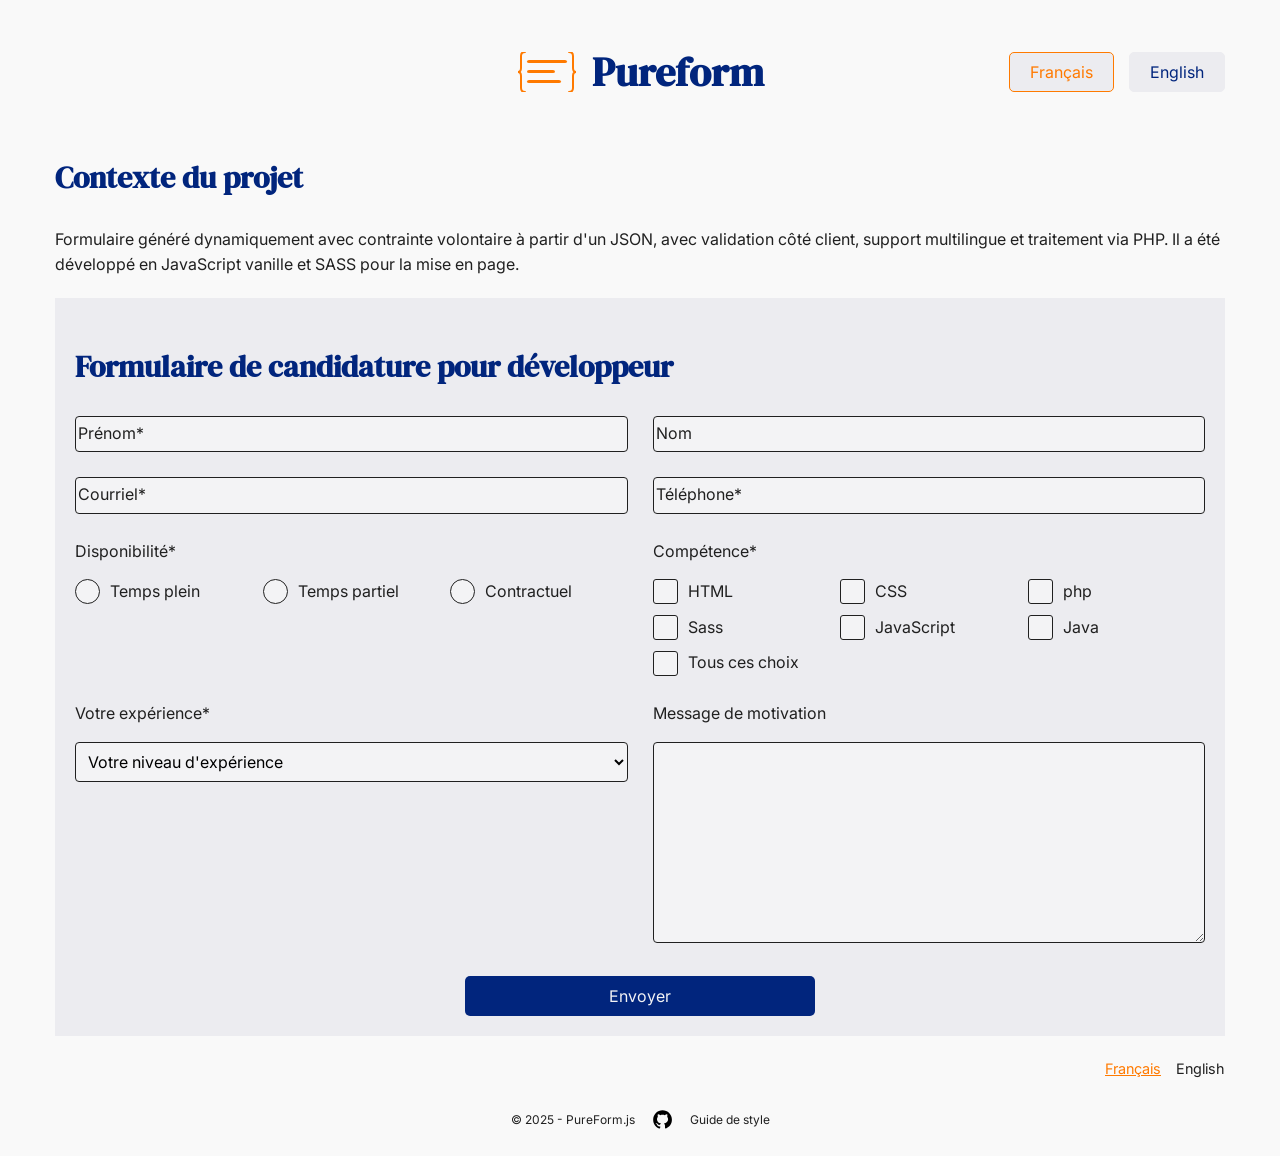
<file: index.html>
<!DOCTYPE html>
<html>
<head>
    <meta charset="UTF-8">
    <meta name="viewport" content="width=device-width, initial-scale=1.0">
    <title>pureForm</title>
    <link rel="stylesheet" href="css/stylesheet.min.css">
</head>
<body>
    <div class="container__principal">
        <header>
            <div class="layout header">

                <svg width="60" height="40" viewBox="0 0 60 40" xmlns="http://www.w3.org/2000/svg" class="logo">
                    <path d="M8 0 Q4 0 4 4 L4 16 Q4 20 1 20 Q4 20 4 24 L4 36 Q4 40 8 40" fill="none" stroke="#ff7a00" stroke-width="2" stroke-linecap="round"/>
                    <path d="M52 0 Q56 0 56 4 L56 16 Q56 20 59 20 Q56 20 56 24 L56 36 Q56 40 52 40" fill="none" stroke="#ff7a00" stroke-width="2" stroke-linecap="round"/>
                    <rect x="10" y="8" width="40" height="3" rx="2" fill="#ff7a00"/>
                    <rect x="10" y="18" width="28" height="3" rx="2" fill="#ff7a00"/>
                    <rect x="10" y="28" width="34" height="3" rx="2" fill="#ff7a00"/>
                </svg>

                <div class="header__container">
                    <h1>Pureform</h1>
                </div>

                <div class="liste__language">
                    <button class="btn__language language" data-lang="fr">Français</button>
                    <button class="btn__language language" data-lang="en">English</button>
                </div>
              
            </div>
        </header>
        <main>

            <div id="introText"></div>
            
            <noscript>
                <div>
                    <p class="message warning">Veuillez activer javascript de votre navigateur pour utiliser le formulaire.</p>
                    <p class="message warning">Please enable JavaScript in your browser to use the form.</p>
                </div>
            </noscript>

             <div class="divForm container__secondary" id="divForm"></div>
        </main>
        <footer>
            <ul>
                <li><a href="javascript:void(0)" class=" btn__footer language" data-lang="fr">Français</a></li>
                <li><a href="javascript:void(0)" class=" btn__footer language" data-lang="en">English</a></li>
            </ul>
            <div class="footer__bottom">
                <p>© 2025 - PureForm.js</p>
                <a href="https://github.com/stephaneLc/PureForm.js" target="_blank" class="link__github">
                    <svg width="128" height="128" viewBox="0 0 128 128" fill="none" xmlns="http://www.w3.org/2000/svg">
                        <path d="M56.7937 84.9688C44.4187 83.4688 35.7 74.5625 35.7 63.0313C35.7 58.3438 37.3875 53.2813 40.2 49.9063C38.9812 46.8125 39.1687 40.25 40.575 37.5313C44.325 37.0625 49.3875 39.0313 52.3875 41.75C55.95 40.625 59.7 40.0625 64.2937 40.0625C68.8875 40.0625 72.6375 40.625 76.0125 41.6563C78.9187 39.0313 84.075 37.0625 87.825 37.5313C89.1375 40.0625 89.325 46.625 88.1062 49.8125C91.1062 53.375 92.7 58.1563 92.7 63.0313C92.7 74.5625 83.9812 83.2813 71.4187 84.875C74.6062 86.9375 76.7625 91.4375 76.7625 96.5938L76.7625 106.344C76.7625 109.156 79.1062 110.75 81.9187 109.625C98.8875 103.156 112.2 86.1875 112.2 65.1875C112.2 38.6563 90.6375 17 64.1062 17C37.575 17 16.2 38.6562 16.2 65.1875C16.2 86 29.4187 103.25 47.2312 109.719C49.7625 110.656 52.2 108.969 52.2 106.438L52.2 98.9375C50.8875 99.5 49.2 99.875 47.7 99.875C41.5125 99.875 37.8562 96.5 35.2312 90.2188C34.2 87.6875 33.075 86.1875 30.9187 85.9063C29.7937 85.8125 29.4187 85.3438 29.4187 84.7813C29.4187 83.6563 31.2937 82.8125 33.1687 82.8125C35.8875 82.8125 38.2312 84.5 40.6687 87.9688C42.5437 90.6875 44.5125 91.9063 46.8562 91.9063C49.2 91.9063 50.7 91.0625 52.8562 88.9063C54.45 87.3125 55.6687 85.9063 56.7937 84.9688Z" fill="black"/>
                    </svg>
                </a>
                <a href="javascript:void(0)" id="guideStyle"></a>
            </div>
        </footer>
    </div>
    <script src="js/main.js"></script>
</body>
</html>
</file>
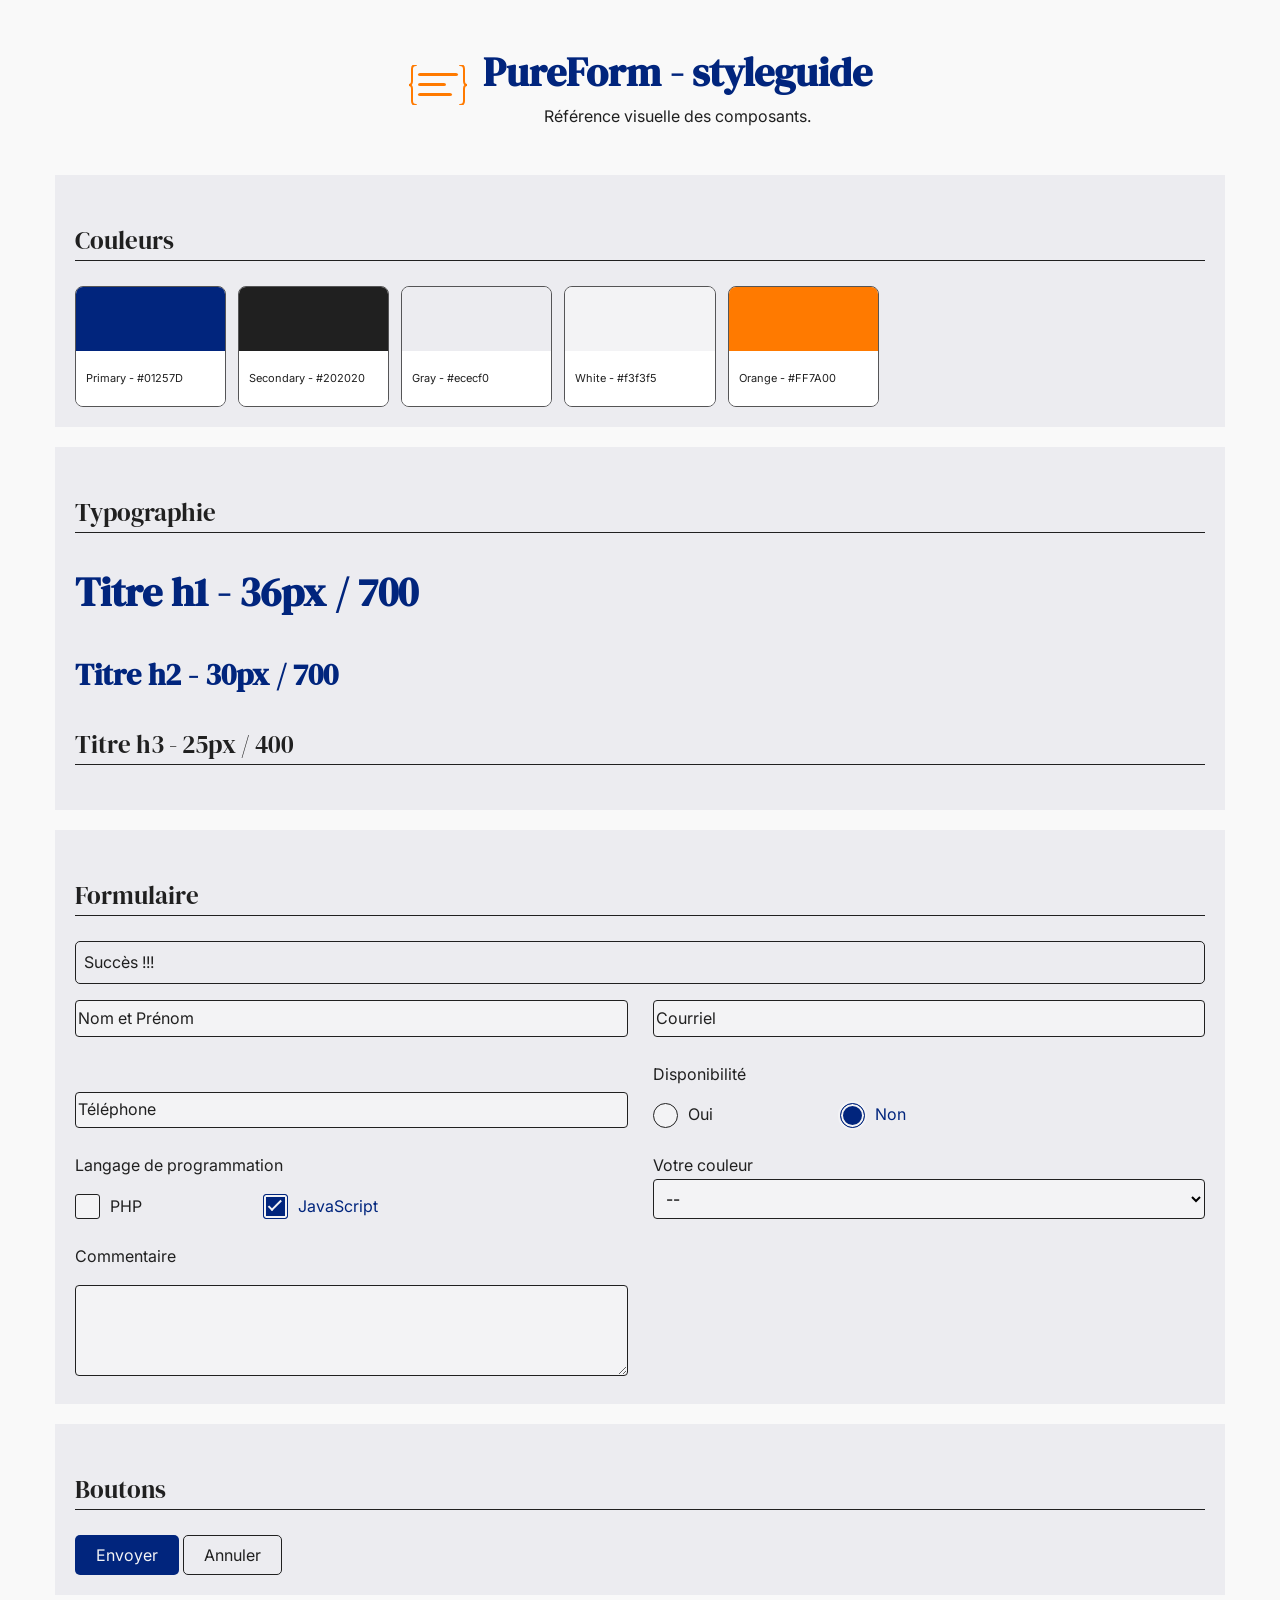
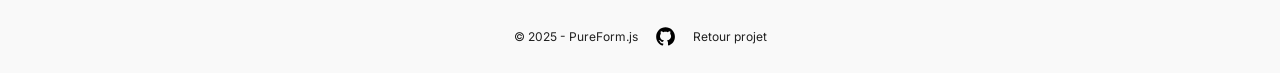
<file: styleguide.html>
<!DOCTYPE html>
<html lang="fr">
<head>
    <meta charset="UTF-8">
    <meta name="viewport" content="width=device-width, initial-scale=1.0">
    <title>pureForm - styleguide</title>
    <link rel="stylesheet" href="css/stylesheet.min.css">
</head>
<body>
    <div class="container__principal">
        <header>
            <div class="layout header">

                <svg width="60" height="40" viewBox="0 0 60 40" xmlns="http://www.w3.org/2000/svg" class="logo">
                    <path d="M8 0 Q4 0 4 4 L4 16 Q4 20 1 20 Q4 20 4 24 L4 36 Q4 40 8 40" fill="none" stroke="#ff7a00" stroke-width="2" stroke-linecap="round"/>
                    <path d="M52 0 Q56 0 56 4 L56 16 Q56 20 59 20 Q56 20 56 24 L56 36 Q56 40 52 40" fill="none" stroke="#ff7a00" stroke-width="2" stroke-linecap="round"/>
                    <rect x="10" y="8" width="40" height="3" rx="2" fill="#ff7a00"/>
                    <rect x="10" y="18" width="28" height="3" rx="2" fill="#ff7a00"/>
                    <rect x="10" y="28" width="34" height="3" rx="2" fill="#ff7a00"/>
                </svg>

                <div class="header__container">
                    <h1>PureForm - styleguide</h1>
                    <p>Référence visuelle des composants.</p>
                </div>
            </div>
        </header>

        <main>
            <section class="container__secondary">
                <h3>Couleurs</h3>
                <div class="layout section__color">

                    <div class="container">
                        <div class="container__color primary"></div>
                        <div class="info"><p>Primary - #01257D</p></div>
                    </div>
                    <div class="container">
                        <div class="container__color secondary"></div>
                        <div class="info"><p>Secondary - #202020</p></div>
                    </div>
                    <div class="container">
                        <div class="container__color gray"></div>
                        <div class="info"><p>Gray - #ececf0</p></div>
                    </div>
                    <div class="container">
                        <div class="container__color white"></div>
                        <div class="info"><p>White - #f3f3f5</p></div>
                    </div>
                    <div class="container">
                        <div class="container__color orange"></div>
                        <div class="info"><p>Orange - #FF7A00</p></div>
                    </div>

                </div>
            </section>
            

            <section class="container__secondary">
                <h3>Typographie</h3>
                <div class="layout">
                    <h1>Titre h1 - 36px / 700</h1>
                    <h2>Titre h2 - 30px / 700</h2>
                    <h3>Titre h3 - 25px / 400</h3>
                </div>
            </section>

            <section class="container__secondary">
                <h3>Formulaire</h3>

                <div class="layout">
                    <div>
                        <p class="message success">Succès !!!</p>
                        <p class="message error">Une erreur est survenue</p>
                    </div>
                </div>
                <div class="layout">
                    <form action="" method="post" class="form">

                        <div class="form__field">
                            <input type="text" name="fullName" id="fullName">
                            <label for="fullName">Nom et Prénom</label>
                        </div>

                        <div class="form__field">
                            <input type="email" name="email" id="email">
                            <label for="email">Courriel</label>
                        </div>

                        <div class="form__field">
                            <input type="text" name="phone" id="phone">
                            <label for="phone">Téléphone</label>
                        </div>


                        <fieldset>
                            <legend>Disponibilité</legend>
                            <label>
                                <input type="radio" name="availability" value="yes">
                                Oui
                            </label>
                            <label>
                                <input type="radio" name="availability" value="no" checked>
                                Non
                            </label>
                        </fieldset>

                        <fieldset>
                            <legend>Langage de programmation</legend>
                            <label>
                                <input type="checkbox" name="availability" value="php">
                                PHP
                            </label>
                            <label>
                                <input type="checkbox" name="availability" value="javascript" checked>
                                JavaScript
                            </label>
                        </fieldset>

                        <div class="">
                            <label for="chooseColor">Votre couleur</label>
                            <select name="color" id="chooseColor">
                                <option value="">--</option>
                                <option value="orange">orange</option>
                                <option value="orange">green</option>
                            </select>
                        </div> 

                        <div class="form__textarea">
                            <label for="">Commentaire</label>
                            <textarea name="commentaire" id="" rows="4" cols="50"></textarea>
                        </div>
                    
                    </form>
                </div>
            </section>

            <section class="container__secondary">
                <h3>Boutons</h3>
                <div class="layout">
                    <button type="submit" class="btn__primary">Envoyer</button>
                    <button type="submit" class="btn__secondary">Annuler</button>
                </div>
            </section>
        </main>

        <footer>
            <div class="footer__bottom">
                <p>© 2025 - PureForm.js</p>
                <a href="https://github.com/stephaneLc/PureForm.js" target="_blank" class="link__github">
                    <svg width="128" height="128" viewBox="0 0 128 128" fill="none" xmlns="http://www.w3.org/2000/svg">
                        <path d="M56.7937 84.9688C44.4187 83.4688 35.7 74.5625 35.7 63.0313C35.7 58.3438 37.3875 53.2813 40.2 49.9063C38.9812 46.8125 39.1687 40.25 40.575 37.5313C44.325 37.0625 49.3875 39.0313 52.3875 41.75C55.95 40.625 59.7 40.0625 64.2937 40.0625C68.8875 40.0625 72.6375 40.625 76.0125 41.6563C78.9187 39.0313 84.075 37.0625 87.825 37.5313C89.1375 40.0625 89.325 46.625 88.1062 49.8125C91.1062 53.375 92.7 58.1563 92.7 63.0313C92.7 74.5625 83.9812 83.2813 71.4187 84.875C74.6062 86.9375 76.7625 91.4375 76.7625 96.5938L76.7625 106.344C76.7625 109.156 79.1062 110.75 81.9187 109.625C98.8875 103.156 112.2 86.1875 112.2 65.1875C112.2 38.6563 90.6375 17 64.1062 17C37.575 17 16.2 38.6562 16.2 65.1875C16.2 86 29.4187 103.25 47.2312 109.719C49.7625 110.656 52.2 108.969 52.2 106.438L52.2 98.9375C50.8875 99.5 49.2 99.875 47.7 99.875C41.5125 99.875 37.8562 96.5 35.2312 90.2188C34.2 87.6875 33.075 86.1875 30.9187 85.9063C29.7937 85.8125 29.4187 85.3438 29.4187 84.7813C29.4187 83.6563 31.2937 82.8125 33.1687 82.8125C35.8875 82.8125 38.2312 84.5 40.6687 87.9688C42.5437 90.6875 44.5125 91.9063 46.8562 91.9063C49.2 91.9063 50.7 91.0625 52.8562 88.9063C54.45 87.3125 55.6687 85.9063 56.7937 84.9688Z" fill="black"/>
                    </svg>
                </a>
                <a href="index.html">Retour projet</a>
            </div>
        </footer>
    </div>
    <script src="js/main.js"></script>
</body>
</html>
</file>
<file: css/stylesheet.min.css>
@import"https://fonts.googleapis.com/css2?family=DM+Serif+Display:ital@0;1&family=Inter:opsz,wght@14..32,100..900&display=swap";/*! 
https://serp.co/tools/css-reset/
<link rel="stylesheet" href="https://css.serp.co/css-reset/normalize.css/">
*/html{line-height:1.15;-webkit-text-size-adjust:100%}body{margin:0}main{display:block}h1{font-size:2em;margin:.67em 0}hr{box-sizing:content-box;height:0;overflow:visible}pre{font-family:monospace,monospace;font-size:1em}a{background-color:rgba(0,0,0,0)}abbr[title]{border-bottom:none;text-decoration:underline;-webkit-text-decoration:underline dotted;text-decoration:underline dotted}b,strong{font-weight:bolder}code,kbd,samp{font-family:monospace,monospace;font-size:1em}small{font-size:80%}sub,sup{font-size:75%;line-height:0;position:relative;vertical-align:baseline}sub{bottom:-0.25em}sup{top:-0.5em}img{border-style:none}button,input,optgroup,select,textarea{font-family:inherit;font-size:100%;line-height:1.15;margin:0}button,input{overflow:visible}button,select{text-transform:none}button,[type=button],[type=reset],[type=submit]{-webkit-appearance:button}button::-moz-focus-inner,[type=button]::-moz-focus-inner,[type=reset]::-moz-focus-inner,[type=submit]::-moz-focus-inner{border-style:none;padding:0}button:-moz-focusring,[type=button]:-moz-focusring,[type=reset]:-moz-focusring,[type=submit]:-moz-focusring{outline:1px dotted ButtonText}fieldset{padding:.35em .75em .625em}legend{box-sizing:border-box;color:inherit;display:table;max-width:100%;padding:0;white-space:normal}progress{vertical-align:baseline}textarea{overflow:auto}[type=checkbox],[type=radio]{box-sizing:border-box;padding:0}[type=number]::-webkit-inner-spin-button,[type=number]::-webkit-outer-spin-button{height:auto}[type=search]{-webkit-appearance:textfield;outline-offset:-2px}[type=search]::-webkit-search-decoration{-webkit-appearance:none}::-webkit-file-upload-button{-webkit-appearance:button;font:inherit}details{display:block}summary{display:list-item}template{display:none}[hidden]{display:none}:root{--color-primary: #01257D;--color-secondary: #202020;--color-white: #f3f3f5;--color-gray: #ececf0;--color-orange: #FF7A00;--color-title: var(--color-primary);--color-title-regular: var(--color-secondary);--size-title-xxl: clamp(2.5rem, 3vw, 2.25rem);--size-tile-large: clamp(1.25rem, 2.5vw, 1.875rem);--size-tile-regular: clamp(1rem, 2vw, 1.5625rem);--main-text-color: var(--color-secondary);--main-font-size: 1em;--main-line-height: 1.6;--main-background-color: #f9f9f9;--sec-container-bck-color: var(--color-gray);--btn-backgrond-color: var(--color-primary);--btn-backgrond-color-hover:var(--color-orange);--btn-text-color: var(--color-white);--btn-radius: 5px;--btn-border: 1px solid #202020;--btn-second-backgrond-color: var(--color-gray);--btn-second-backgrond-color-hover: var(--color-secondary);--btn-second-text-color-hover: var(--color-white);--btn-second-text-color: var(--color-secondary);--btn-language-background-color: var(--color-gray);--btn-language-border-color: var(--color-gray);--btn-language-color: var(--color-primary);--btn-language-background-color-hover: var(--color-gray);--btn-language-border-color-hover: var(--color-orange);--btn-language-color-hover: var(--color-orange);--btn-language-background-color-active: var(--color-gray);--btn-language-border-color-active: var(--color-orange);--btn-language-color-active: var(--color-orange);--field-base-bck-color: var(--color-white);--field-base-border-size: 1px;--field-base-border-color: var(--color-secondary);--field-base-focus-visible-size: 1px;--field-base-focus-visible-color: var(--color-primary);--field-base-active-color: var(--color-primary);--field-base-border-size-focus: 1px;--field-base-border-color-focus: var(--color-primary);--select-border-size-focus: 2px;--select-border-color-focus: var(--color-primary);--select-border-color-option-selected: var(--color-primary);--input-radio-size:25px;--input-radio-border-radius: 50%;--input-label-radio-txt-color: var(--color-primary);--input-label-radio-txt-bold: 400;--input-radio-border-color-hover: var(--color-primary);--input-radio-border-color: var(--color-secondary);--input-radio-border-size: 1px;--input-radio-checked-bck-color: var(--color-primary);--input-radio-checked-border-color:var(--color-primary);--input-radio-checked-border-size: 1px;--input-checkbox-size: 25px;--input-checkbox-border-color: var(--color-secondary);--input-checkbox-border-size: 1px;--input-checkbox-checked-bck-color: var(--color-primary);--input-checkbox-checked-border-color:var(--color-primary);--input-checkbox-checked-border-size: 1px;--input-check-hook-border-size: 2px;--input-check-hook-border-color: var(--color-white);--input-checkbox-border-color-hover:var(--color-primary);--input-label-checkbox-txt-color: var(--color-primary);--input-label-checkbox-txt-bold: 400;--link-base-color: var(--color-secondary);--link-base-color-hover: var(--color-primary)}h3,h2,h1{font-family:"DM Serif Display",serif;font-weight:700;color:var(--color-title)}h1{font-size:var(--size-title-xxl)}h2{font-size:var(--size-tile-large)}h3{font-size:var(--size-tile-regular);font-weight:1.6;color:var(--color-title-regular)}a{text-decoration:none;color:var(--link-base-color)}a:hover{color:var(--link-base-color-hover)}header .header{display:flex;align-items:center;flex-direction:column;justify-content:center;gap:15px;padding:25px 0;position:relative}@media(min-width: 480px){header .header{flex-direction:row}}header .header .logo{width:100%;min-width:60px;max-width:60px}header .header__container h1{text-align:center;font-size:clamp(2.5rem,3vw,3.25rem);margin:0;padding:0}header .header__container p{text-align:center;margin:0;padding:0}@media(min-width: 768px){header .header .liste__language{position:absolute;right:0;display:flex;gap:15px}}body{font-family:"Inter",sans-serif;font-size:var(--main-font-size);line-height:var(--main-line-height);color:var(--main-text-color);background-color:var(--main-background-color)}.container__principal{max-width:1200px;margin:0 auto;padding:15px}.container__secondary{background-color:var(--sec-container-bck-color);padding:20px;margin:20px 0}footer p{text-align:center;font-size:12px}footer ul{display:flex;flex-direction:row;justify-content:end;gap:15px;list-style:none}footer ul a{text-decoration:none;font-size:.9em}footer ul a.active{color:#ff7a00;text-decoration:underline}footer .footer__bottom{display:flex;align-items:center;justify-content:center;gap:15px}footer .footer__bottom .link__github{display:flex;align-self:center}footer .footer__bottom .link__github svg{width:25px;height:25px}footer .footer__bottom a{font-size:12px}*,*::before,*::after{box-sizing:border-box}.form{display:grid;grid-template-columns:1fr;align-items:start;gap:25px}@media(min-width: 768px){.form{grid-template-columns:1fr 1fr}}.form__group{margin-top:auto;display:flex;flex-direction:column;align-items:end;width:100%;height:100%;margin-bottom:0}.form__group:has(fieldset){display:block;height:100%}.form__field{position:relative;width:100%;margin-top:auto}.form__field label{position:absolute;left:3px;top:50%;transform:translateY(-50%);transition:all .2s ease}.form__field input:focus+label,.form__field input+label.active{font-size:13px;top:0;left:8px;transform:translateY(-50%);background:linear-gradient(to bottom, #ececf0 50%, #f3f3f5 50%)}.form__field input:has(+label.active){border-color:var(--field-base-active-color)}.form__textarea,.form__select{height:100%}.form__textarea label,.form__select label{display:block;margin-bottom:15px}.form input,.form select,.form textarea{background-color:var(--field-base-bck-color);width:100%;border-radius:4px;border:var(--field-base-border-size) solid var(--field-base-border-color);padding:8px}.form input:focus,.form select:focus,.form textarea:focus{border:var(--field-base-border-size-focus) solid var(--field-base-border-color-focus);outline:none}.form input:focus-visible,.form select:focus-visible,.form textarea:focus-visible{outline:var(--field-base-focus-visible-size) solid var(--field-base-focus-visible-color)}.form input[type=radio]{-webkit-appearance:none;-moz-appearance:none;appearance:none;width:var(--input-radio-size);height:var(--input-radio-size);border:var(--input-radio-border-size) solid var(--input-radio-border-color);border-radius:var(--input-radio-border-radius);outline:none;transition:.3s;cursor:pointer}.form input[type=radio]:focus{border:var(--input-radio-border-size) solid var(--input-radio-border-color);outline:none}.form input[type=radio]:checked{background-color:var(--input-radio-checked-bck-color);box-shadow:0 0 0 2px #f3f3f5,inset 0 0 0 2px #f3f3f5;border:var(--input-radio-border-size) solid var(--input-radio-checked-border-color)}.form input[type=radio]:hover{border-color:var(--input-radio-border-color-hover)}.form label:has(input[type=radio]):has(input[type=radio]:checked){color:var(--input-label-radio-txt-color);font-weight:var(--input-label-radio-txt-bold)}.form input[type=checkbox]{-webkit-appearance:none;-moz-appearance:none;appearance:none;width:var(--input-checkbox-size);height:var(--input-checkbox-size);border:var(--input-checkbox-border-size) solid var(--input-checkbox-border-color);border-radius:3px;transition:.3s;cursor:pointer}.form input[type=checkbox]:checked{background-color:var(--input-checkbox-checked-bck-color);box-shadow:inset 0 0 0 2px #f3f3f5;border:var(--input-checkbox-checked-border-size) solid var(--input-checkbox-checked-border-color)}.form input[type=checkbox]:hover{border-color:var(--input-checkbox-border-color-hover)}.form label:has(input[type=checkbox]){position:relative;-webkit-user-select:none;-moz-user-select:none;user-select:none}.form label:has(input[type=checkbox]):has(input[type=checkbox]:checked){color:var(--input-label-checkbox-txt-color);font-weight:var(--input-label-checkbox-txt-bold)}.form label:has(input[type=checkbox]):has(input[type=checkbox]:checked)::after{content:"";display:inline-block;width:calc(var(--input-checkbox-size)*.25);height:calc(var(--input-checkbox-size)*.55);border:var(--input-check-hook-border-size) solid var(--input-check-hook-border-color);border-top:none;border-left:none;transform:rotate(45deg);vertical-align:middle;position:absolute;left:calc(var(--input-checkbox-size)/2);top:calc(var(--input-checkbox-size)/2 - 2px);transform:translate(-50%, -50%) rotate(45deg);z-index:1}.form select:focus{border:var(--select-border-size-focus) solid var(--select-border-color-focus);outline:none}.form select.active{border-color:var(--select-border-color-option-selected)}.form fieldset{margin:0;padding:0;border:none;display:grid;grid-template-columns:repeat(auto-fill, minmax(150px, 1fr));justify-items:start;gap:10px}.form fieldset legend{grid-column:1/-1;padding:0;margin-bottom:15px}.form fieldset label{display:flex;align-items:center;gap:10px}.form .btn__primary{display:block;max-width:350px;width:100%;margin:0 auto}@media(min-width: 768px){.form .btn__primary{grid-column:span 2}}.message{border-radius:5px;padding:8px;border-width:1px;border-style:solid}.message.succes{color:#00c853;background-color:rgba(0,200,83,.05);border-color:#00c853}.message.error{color:#ff2d00;background-color:rgba(255,45,0,.05);border-color:#ff2d00;width:100%;display:none}.message.error.generic{display:block;text-align:center}.message.warning{color:#ffb800;background-color:rgba(255,184,0,.05);border-color:#ffb800}.resultat{border:1px solid #000;padding:15px;margin-bottom:15px;width:-moz-fit-content;width:fit-content}.resultat strong{text-transform:capitalize}.btn__language,.btn__secondary,.btn__primary{background-color:var(--btn-backgrond-color);color:var(--btn-text-color);border-radius:var(--btn-radius);border:var(--btn-border);padding:10px 20px;cursor:pointer}.btn__language:hover,.btn__secondary:hover,.btn__primary:hover{background-color:var(--btn-backgrond-color-hover)}.btn__primary{border-color:rgba(0,0,0,0)}.btn__secondary{background-color:var(--btn-second-backgrond-color);color:var(--btn-second-text-color)}.btn__secondary:hover{background-color:var(--btn-second-backgrond-color-hover);color:var(--btn-second-text-color-hover)}.btn__language{background-color:var(--btn-language-background-color);border-color:var(--btn-language-border-color);color:var(--btn-language-color)}.btn__language:hover{background-color:var(--btn-language-background-color-hover);border-color:var(--btn-language-border-color-hover);color:var(--btn-language-color-hover)}.btn__language.active{background-color:var(--btn-language-background-color-active);border-color:var(--btn-language-border-color-active);color:var(--btn-language-color-active)}h3{border-bottom:1px solid #202020}.section__color{display:grid;grid-template-columns:repeat(auto-fill, minmax(140px, 1fr));gap:12px}.section__color .container{border-radius:8px;overflow:hidden;border:1px solid rgba(0,0,0,.64)}.section__color .container__color{min-height:64px}.section__color .info{padding:8px 10px;background:#fff}.section__color .info p{font-size:11px}.section__color .primary{background-color:#01257d}.section__color .secondary{background-color:#202020}.section__color .gray{background-color:#ececf0}.section__color .white{background-color:#f3f3f5}.section__color .orange{background-color:#ff7a00}/*# sourceMappingURL=stylesheet.min.css.map */
</file>
